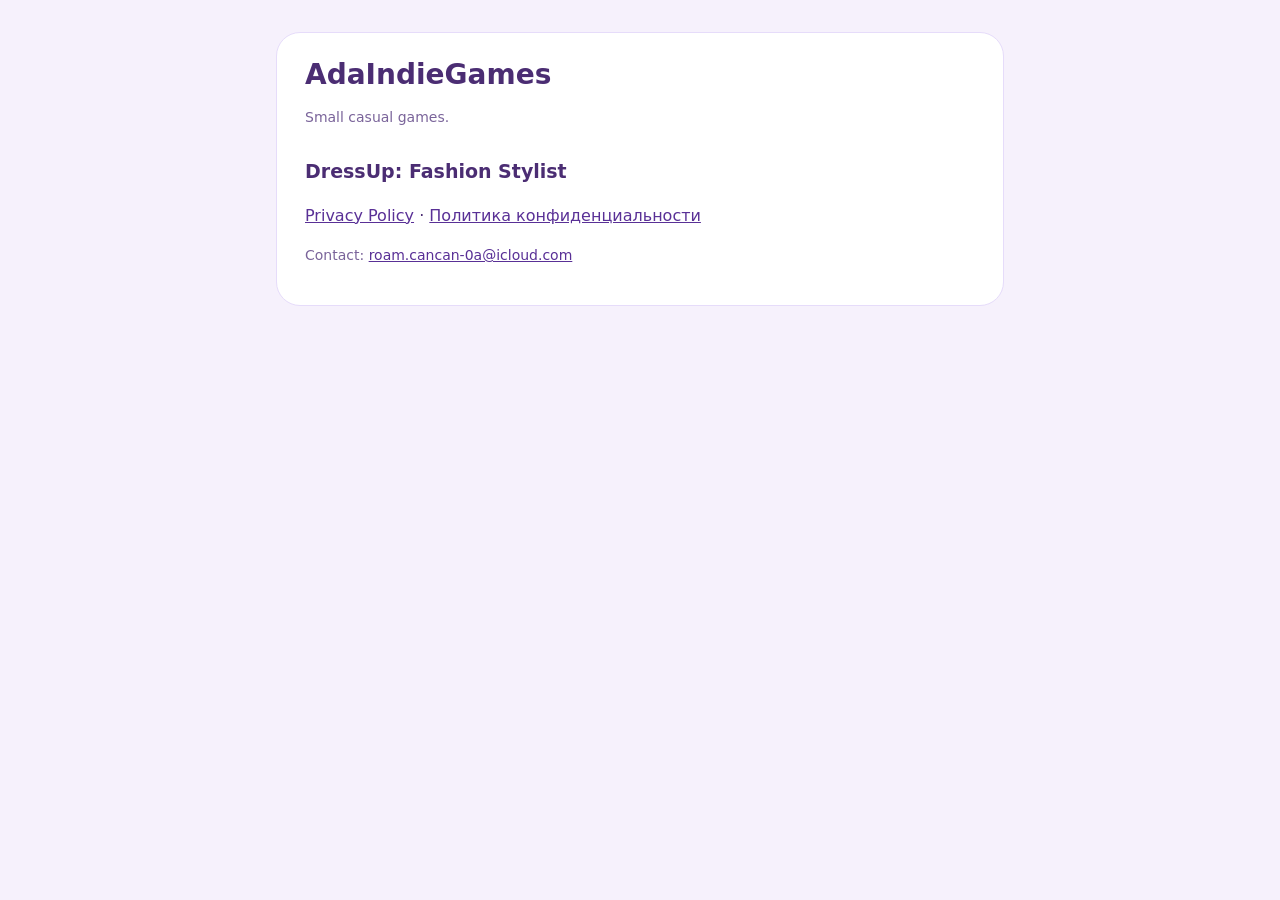
<file: index.html>
<!doctype html>
<html lang="en">
<head>
<meta charset="utf-8">
<meta name="viewport" content="width=device-width, initial-scale=1">
<title>AdaIndieGames</title>
<link rel="stylesheet" href="style.css">
</head>
<body>
<main>
  <div class="card">
    <h1>AdaIndieGames</h1>
    <p class="muted">Small casual games.</p>
    <h2>DressUp: Fashion Stylist</h2>
    <p><a href="dressup/privacy/">Privacy Policy</a> · <a href="dressup/privacy/ru.html">Политика конфиденциальности</a></p>
    <p class="muted">Contact: <a href="mailto:roam.cancan-0a@icloud.com">roam.cancan-0a@icloud.com</a></p>
  </div>
</main>
</body>
</html>
</file>
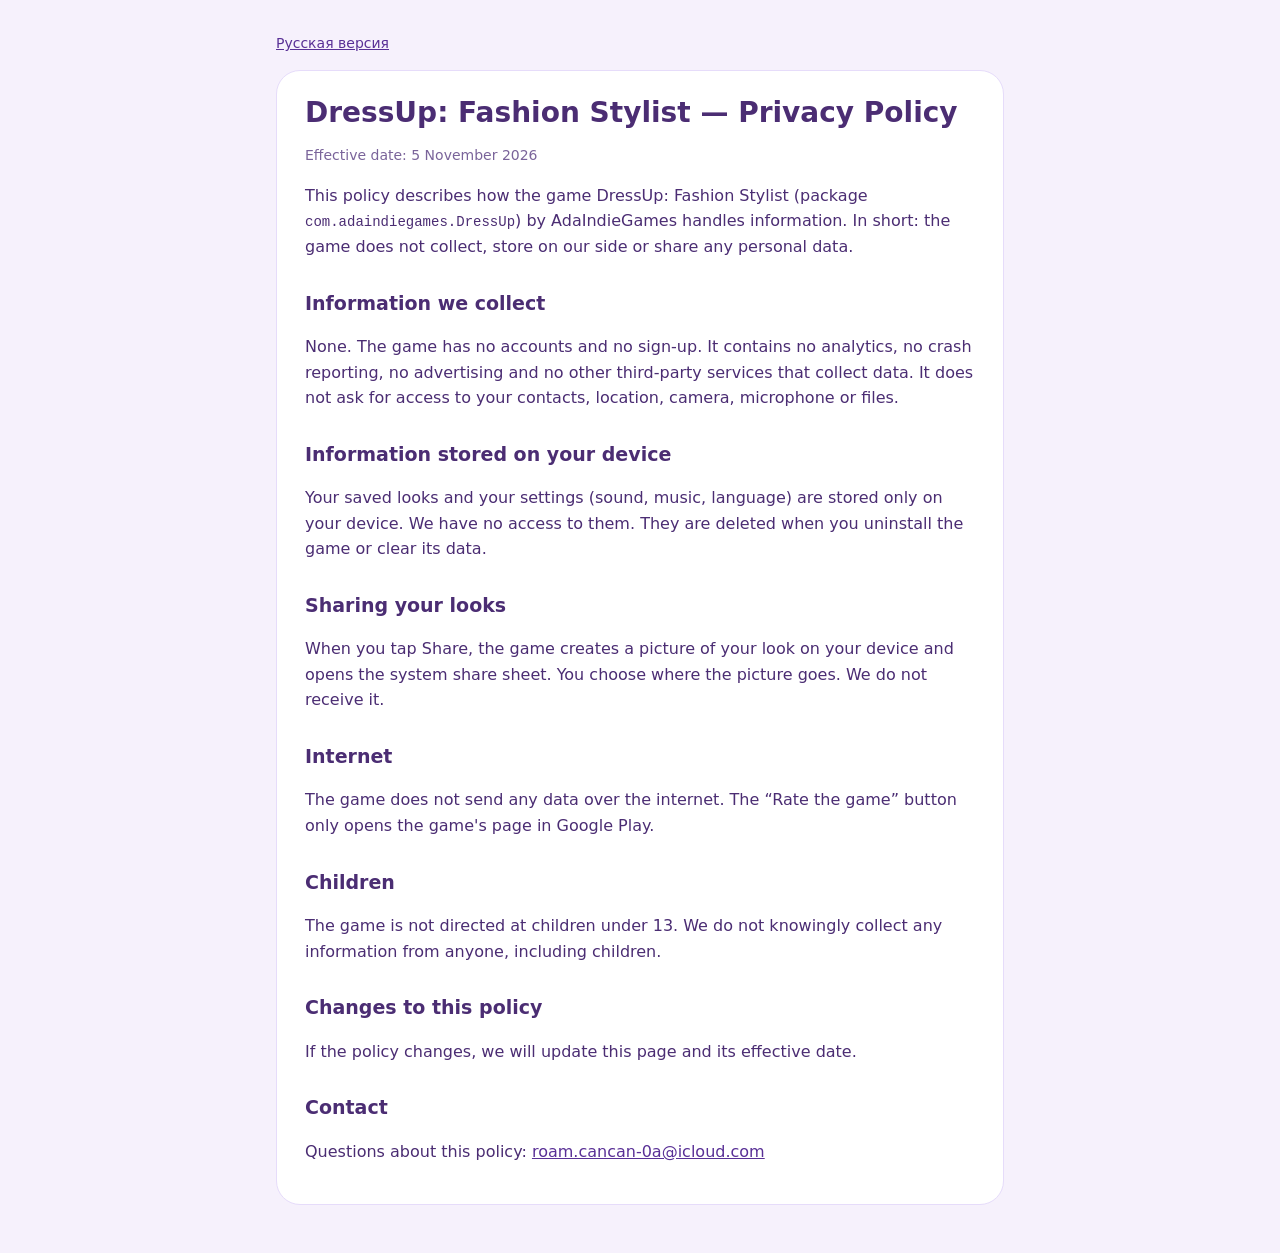
<file: dressup/privacy/index.html>
<!doctype html>
<html lang="en">
<head>
<meta charset="utf-8">
<meta name="viewport" content="width=device-width, initial-scale=1">
<title>DressUp: Privacy Policy</title>
<link rel="stylesheet" href="../../style.css">
</head>
<body>
<main>
  <nav><a href="ru.html">Русская версия</a></nav>
  <div class="card">
    <h1>DressUp: Fashion Stylist — Privacy Policy</h1>
    <p class="muted">Effective date: 5 November 2026</p>

    <p>This policy describes how the game DressUp: Fashion Stylist (package <code>com.adaindiegames.DressUp</code>) by AdaIndieGames handles information. In short: the game does not collect, store on our side or share any personal data.</p>

    <h2>Information we collect</h2>
    <p>None. The game has no accounts and no sign-up. It contains no analytics, no crash reporting, no advertising and no other third-party services that collect data. It does not ask for access to your contacts, location, camera, microphone or files.</p>

    <h2>Information stored on your device</h2>
    <p>Your saved looks and your settings (sound, music, language) are stored only on your device. We have no access to them. They are deleted when you uninstall the game or clear its data.</p>

    <h2>Sharing your looks</h2>
    <p>When you tap Share, the game creates a picture of your look on your device and opens the system share sheet. You choose where the picture goes. We do not receive it.</p>

    <h2>Internet</h2>
    <p>The game does not send any data over the internet. The “Rate the game” button only opens the game's page in Google Play.</p>

    <h2>Children</h2>
    <p>The game is not directed at children under 13. We do not knowingly collect any information from anyone, including children.</p>

    <h2>Changes to this policy</h2>
    <p>If the policy changes, we will update this page and its effective date.</p>

    <h2>Contact</h2>
    <p>Questions about this policy: <a href="mailto:roam.cancan-0a@icloud.com">roam.cancan-0a@icloud.com</a></p>
  </div>
</main>
</body>
</html>
</file>
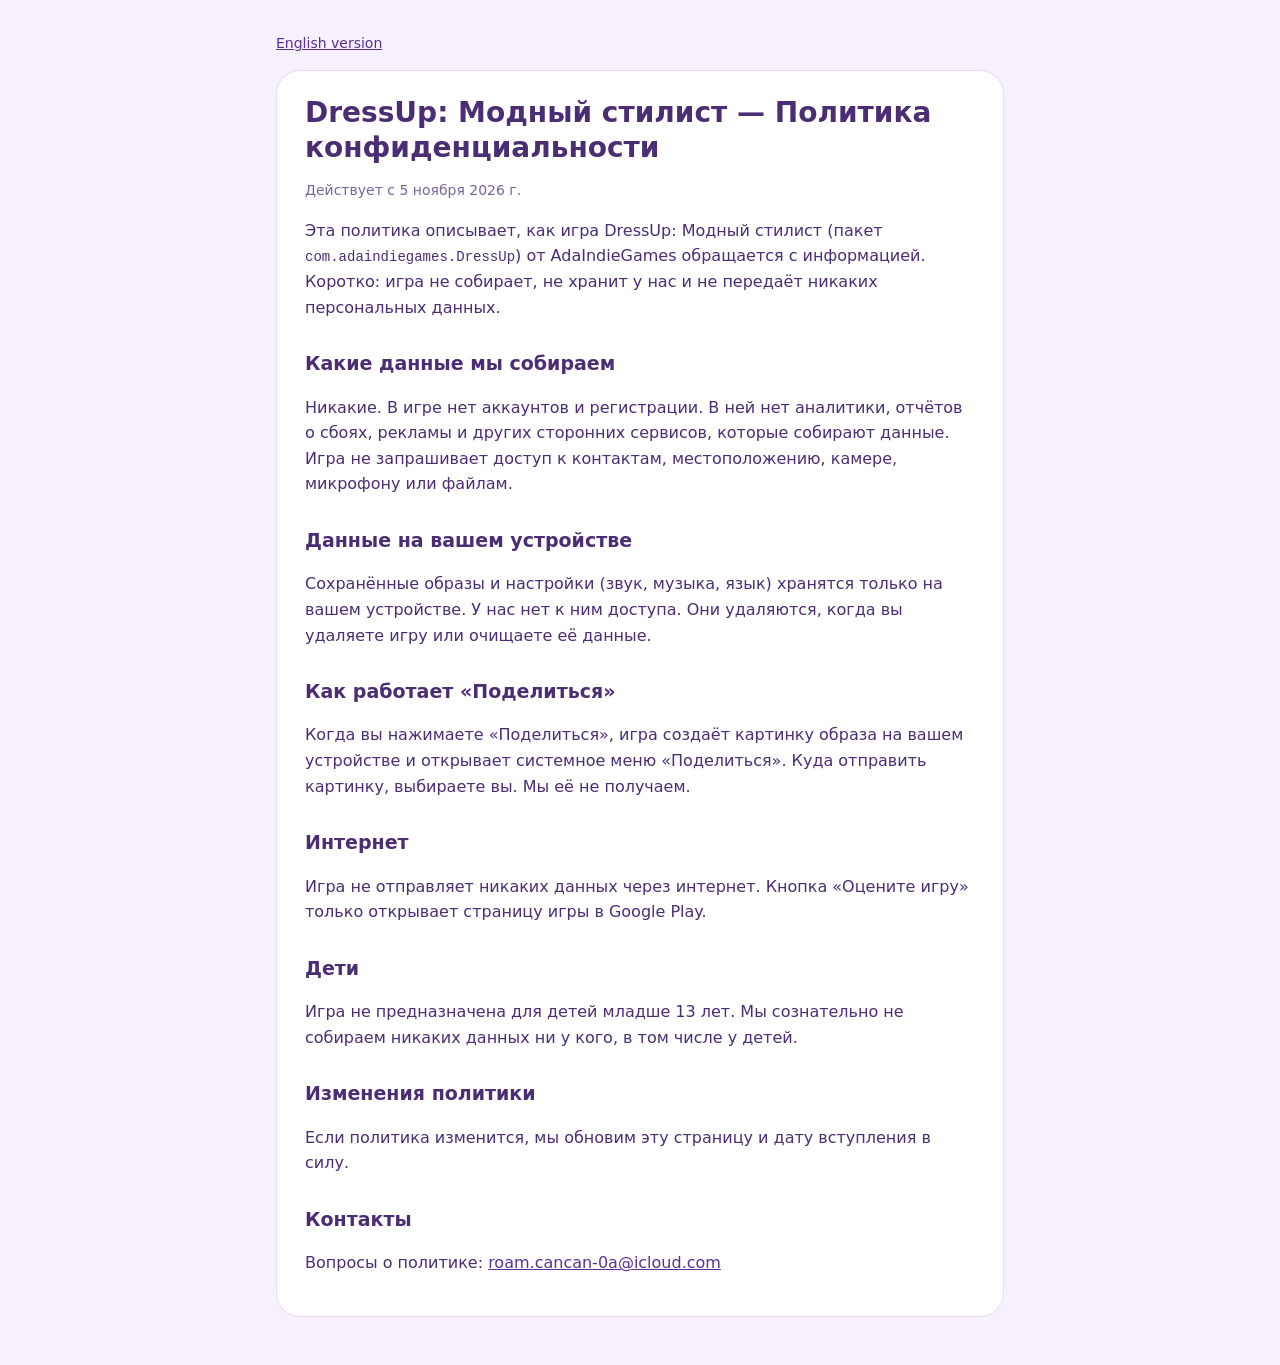
<file: dressup/privacy/ru.html>
<!doctype html>
<html lang="ru">
<head>
<meta charset="utf-8">
<meta name="viewport" content="width=device-width, initial-scale=1">
<title>DressUp: Политика конфиденциальности</title>
<link rel="stylesheet" href="../../style.css">
</head>
<body>
<main>
  <nav><a href="./">English version</a></nav>
  <div class="card">
    <h1>DressUp: Модный стилист — Политика конфиденциальности</h1>
    <p class="muted">Действует с 5 ноября 2026 г.</p>

    <p>Эта политика описывает, как игра DressUp: Модный стилист (пакет <code>com.adaindiegames.DressUp</code>) от AdaIndieGames обращается с информацией. Коротко: игра не собирает, не хранит у нас и не передаёт никаких персональных данных.</p>

    <h2>Какие данные мы собираем</h2>
    <p>Никакие. В игре нет аккаунтов и регистрации. В ней нет аналитики, отчётов о сбоях, рекламы и других сторонних сервисов, которые собирают данные. Игра не запрашивает доступ к контактам, местоположению, камере, микрофону или файлам.</p>

    <h2>Данные на вашем устройстве</h2>
    <p>Сохранённые образы и настройки (звук, музыка, язык) хранятся только на вашем устройстве. У нас нет к ним доступа. Они удаляются, когда вы удаляете игру или очищаете её данные.</p>

    <h2>Как работает «Поделиться»</h2>
    <p>Когда вы нажимаете «Поделиться», игра создаёт картинку образа на вашем устройстве и открывает системное меню «Поделиться». Куда отправить картинку, выбираете вы. Мы её не получаем.</p>

    <h2>Интернет</h2>
    <p>Игра не отправляет никаких данных через интернет. Кнопка «Оцените игру» только открывает страницу игры в Google Play.</p>

    <h2>Дети</h2>
    <p>Игра не предназначена для детей младше 13 лет. Мы сознательно не собираем никаких данных ни у кого, в том числе у детей.</p>

    <h2>Изменения политики</h2>
    <p>Если политика изменится, мы обновим эту страницу и дату вступления в силу.</p>

    <h2>Контакты</h2>
    <p>Вопросы о политике: <a href="mailto:roam.cancan-0a@icloud.com">roam.cancan-0a@icloud.com</a></p>
  </div>
</main>
</body>
</html>
</file>
<file: style.css>
:root { --ink: #4b2d73; --muted: #7a649a; --bg: #f6f1fc; --card: #ffffff; --edge: #e6dcfa; --accent: #593096; }
* { box-sizing: border-box; }
body { margin: 0; background: var(--bg); color: var(--ink); font: 16px/1.6 Rubik, system-ui, -apple-system, "Segoe UI", sans-serif; }
main { max-width: 760px; margin: 0 auto; padding: 32px 16px 48px; }
.card { background: var(--card); border: 1px solid var(--edge); border-radius: 24px; padding: 24px 28px; }
h1 { font-size: 28px; line-height: 1.25; margin: 0 0 4px; }
h2 { font-size: 19px; margin: 28px 0 6px; }
p, li { color: var(--ink); }
.muted { color: var(--muted); font-size: 14px; }
nav { margin: 0 0 16px; font-size: 14px; }
a { color: var(--accent); }
ul { padding-left: 20px; }
.card { overflow-wrap: break-word; }
code { overflow-wrap: anywhere; font-size: 14px; }
</file>
